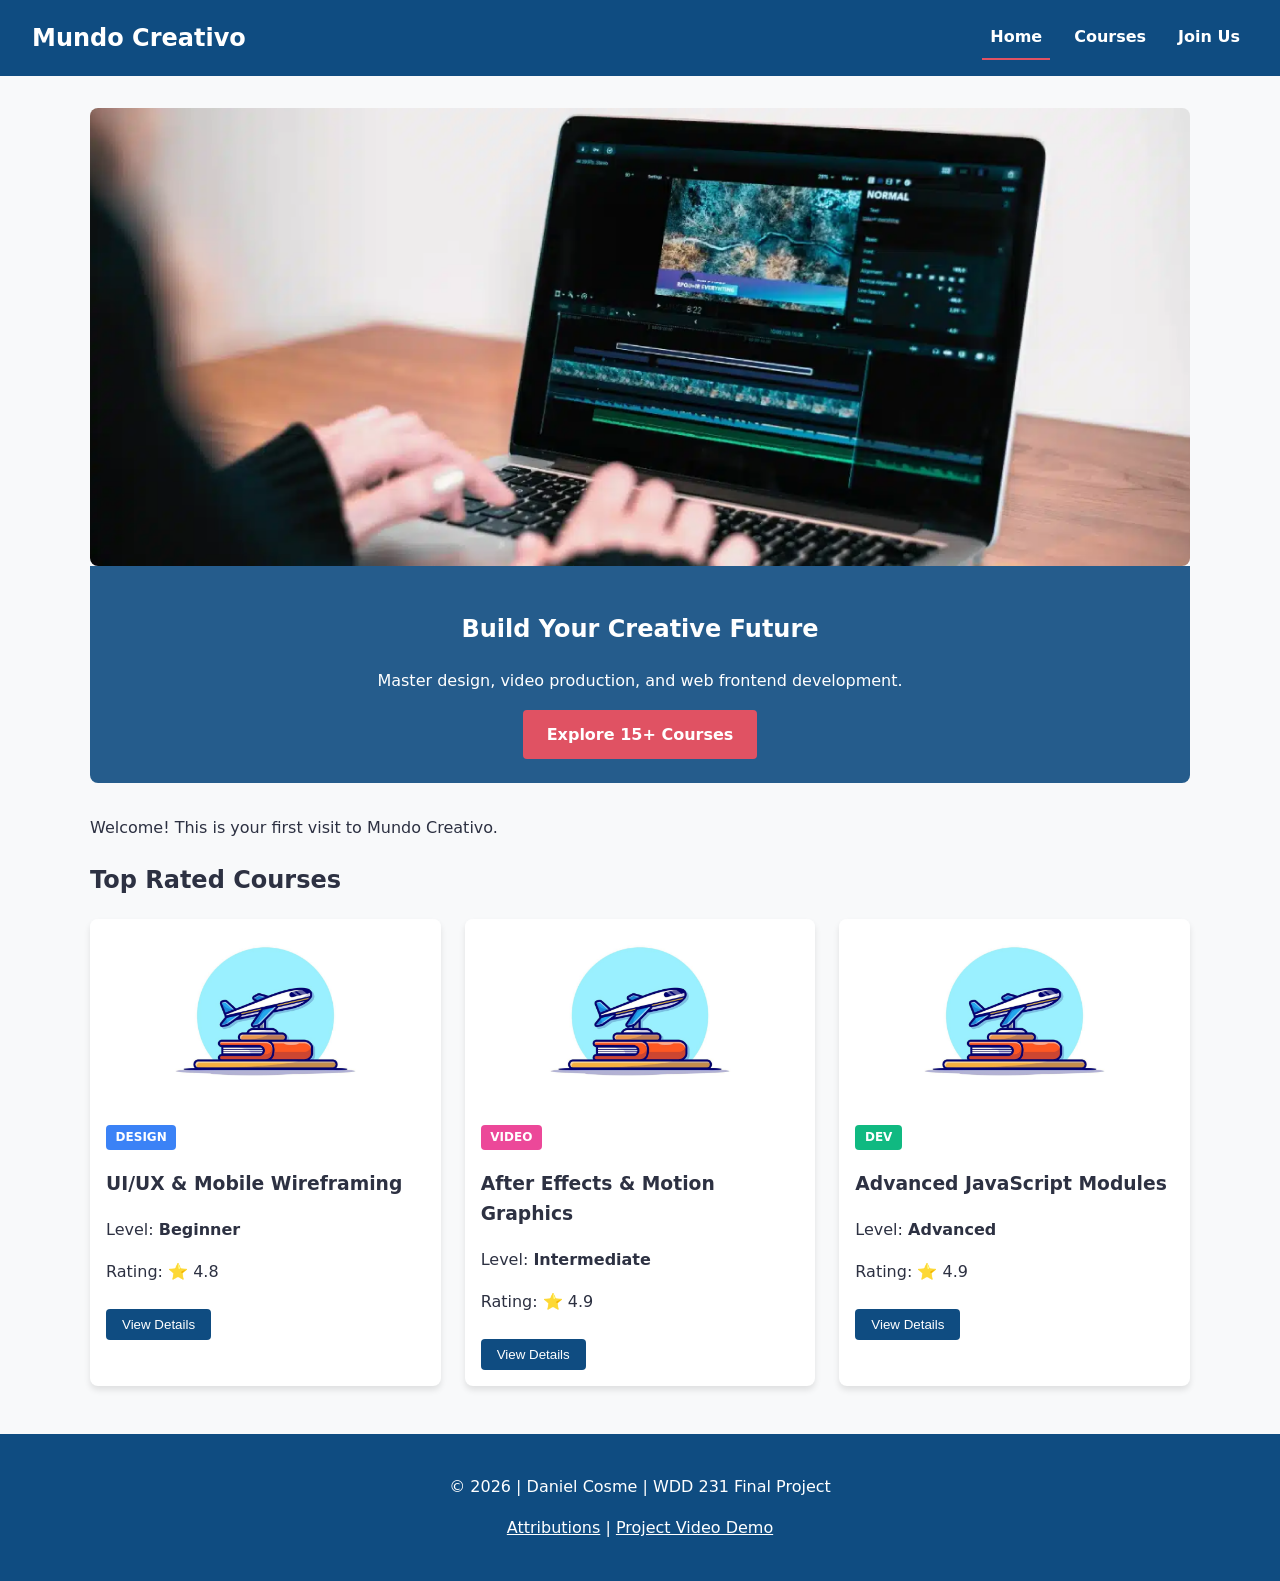
<file: final/index.html>
<!DOCTYPE html>
<html lang="en">
<head>
    <meta charset="UTF-8">
    <meta name="viewport" content="width=device-width, initial-scale=1.0">
    <meta name="description" content="Mundo Creativo - Master frontend development, video editing, and digital design.">
    <meta name="author" content="Daniel Cosme">
    <title>Mundo Creativo | Home</title>
    
    <!-- Open Graph Tags -->
    <meta property="og:title" content="Mundo Creativo | Digital Design & Development">
    <meta property="og:type" content="website">
    <meta property="og:image" content="images/hero.webp">
    <meta property="og:url" content="https://senixart.github.io/wdd231/final/index.html">

    <link rel="icon" href="favicon.ico" type="image/x-icon">
    <link rel="stylesheet" href="styles/final.css">
    <script type="module" src="scripts/main.js"></script>
</head>
<body>
    <header>
        <div class="logo">Mundo Creativo</div>
        <button id="menu-btn" aria-label="Open Navigation Menu">☰</button>
        <nav id="nav-bar">
            <a href="index.html" class="active">Home</a>
            <a href="courses.html">Courses</a>
            <a href="join.html">Join Us</a>
        </nav>
    </header>

    <main>
        <section class="hero">
            <img src="images/hero.webp" alt="Creative workstation" width="1200" height="500" loading="eager">
            <div class="hero-content">
                <h1>Build Your Creative Future</h1>
                <p>Master design, video production, and web frontend development.</p>
                <a href="courses.html" class="cta-btn">Explore 15+ Courses</a>
            </div>
        </section>

        <section class="visit-banner">
            <p id="visit-message"></p>
        </section>

        <section class="featured-courses">
            <h2>Top Rated Courses</h2>
            <div id="featured-grid" class="cards-grid"></div>
        </section>
    </main>

    <!-- Modal Dialog for Course Details -->
    <dialog id="course-dialog">
        <div class="dialog-content">
            <button id="close-modal" aria-label="Close Modal">&times;</button>
            <h2 id="modal-title"></h2>
            <p id="modal-category"></p>
            <p id="modal-level"></p>
            <p id="modal-duration"></p>
            <p id="modal-rating"></p>
            <p id="modal-description"></p>
        </div>
    </dialog>

    <footer>
        <p>&copy; 2026 | Daniel Cosme | WDD 231 Final Project</p>
        <p>
            <a href="attributions.html">Attributions</a> | 
            <a href="https://youtu.be/your-video-id" target="_blank" rel="noopener">Project Video Demo</a>
        </p>
    </footer>
</body>
</html>
</file>
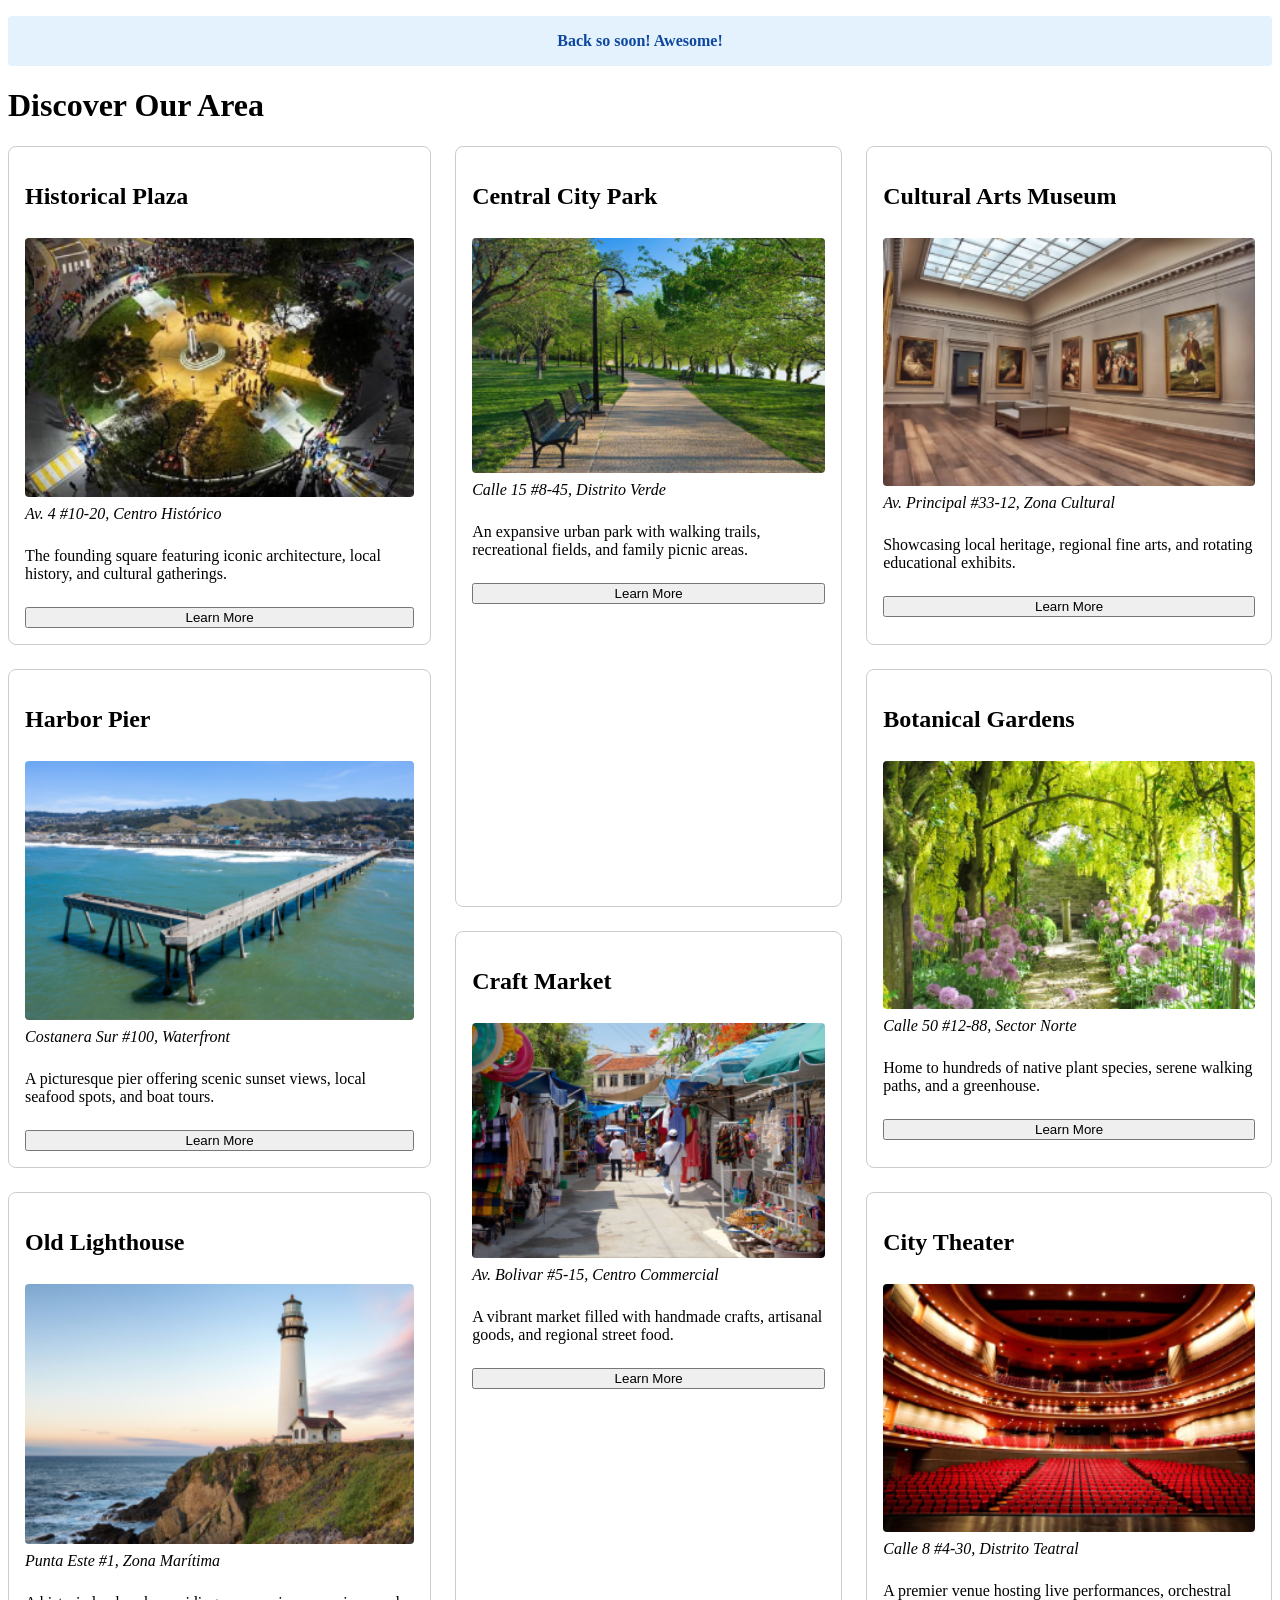
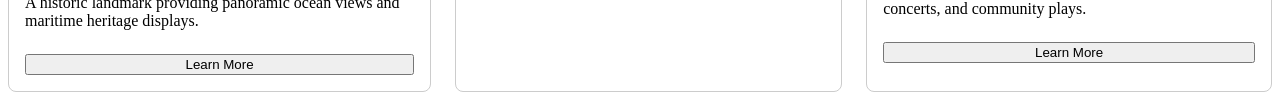
<file: chamber/discover.html>
<!DOCTYPE html>
<html lang="en">
<head>
  <meta charset="UTF-8">
  <meta name="viewport" content="width=device-width, initial-scale=1.0">
  <title>Chamber Discover Page</title>
  <link rel="stylesheet" href="styles/styles.css">
  <script type="module" src="scripts/discover.js" defer></script>
</head>
<body>
  <header>
    <!-- Tu encabezado estándar -->
  </header>

  <nav>
    <!-- Tu navegación estándar -->
  </nav>

  <main>
    <!-- Mensaje dinamico de visita -->
    <div id="visit-message" class="visit-banner"></div>

    <h1>Discover Our Area</h1>

    <!-- Contenedor de las 8 tarjetas para CSS Grid Areas -->
    <section class="discover-grid" id="cards-container">
      <!-- Generado dinámicamente mediante JavaScript -->
    </section>
  </main>

  <footer>
    <!-- Tu pie de página estándar -->
  </footer>
</body>
</html>
</file>
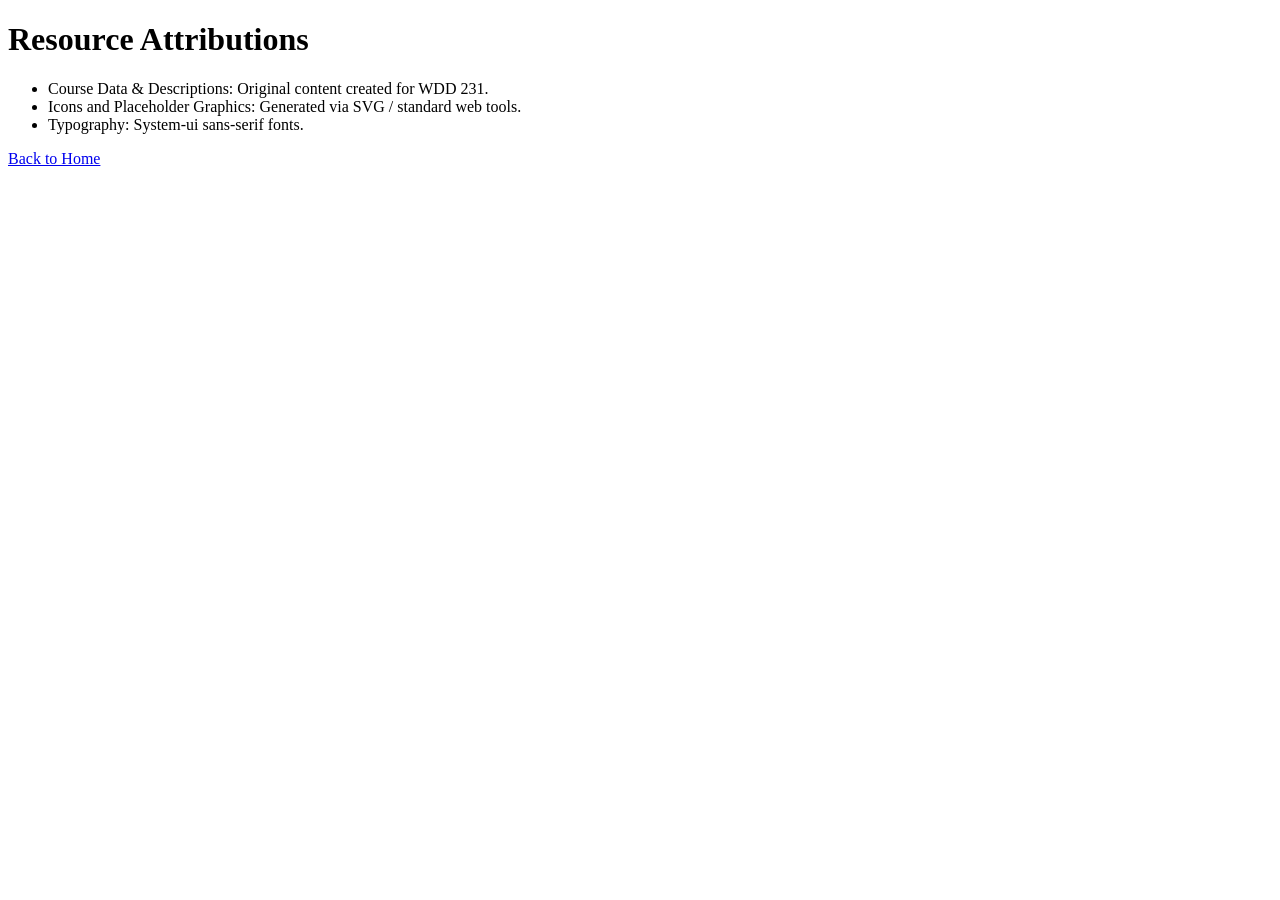
<file: final/attributions.html>
<!DOCTYPE html>
<html lang="en">
<head>
    <meta charset="UTF-8">
    <title>Attributions | Mundo Creativo</title>
</head>
<body>
    <h1>Resource Attributions</h1>
    <ul>
        <li>Course Data & Descriptions: Original content created for WDD 231.</li>
        <li>Icons and Placeholder Graphics: Generated via SVG / standard web tools.</li>
        <li>Typography: System-ui sans-serif fonts.</li>
    </ul>
    <p><a href="index.html">Back to Home</a></p>
</body>
</html>
</file>
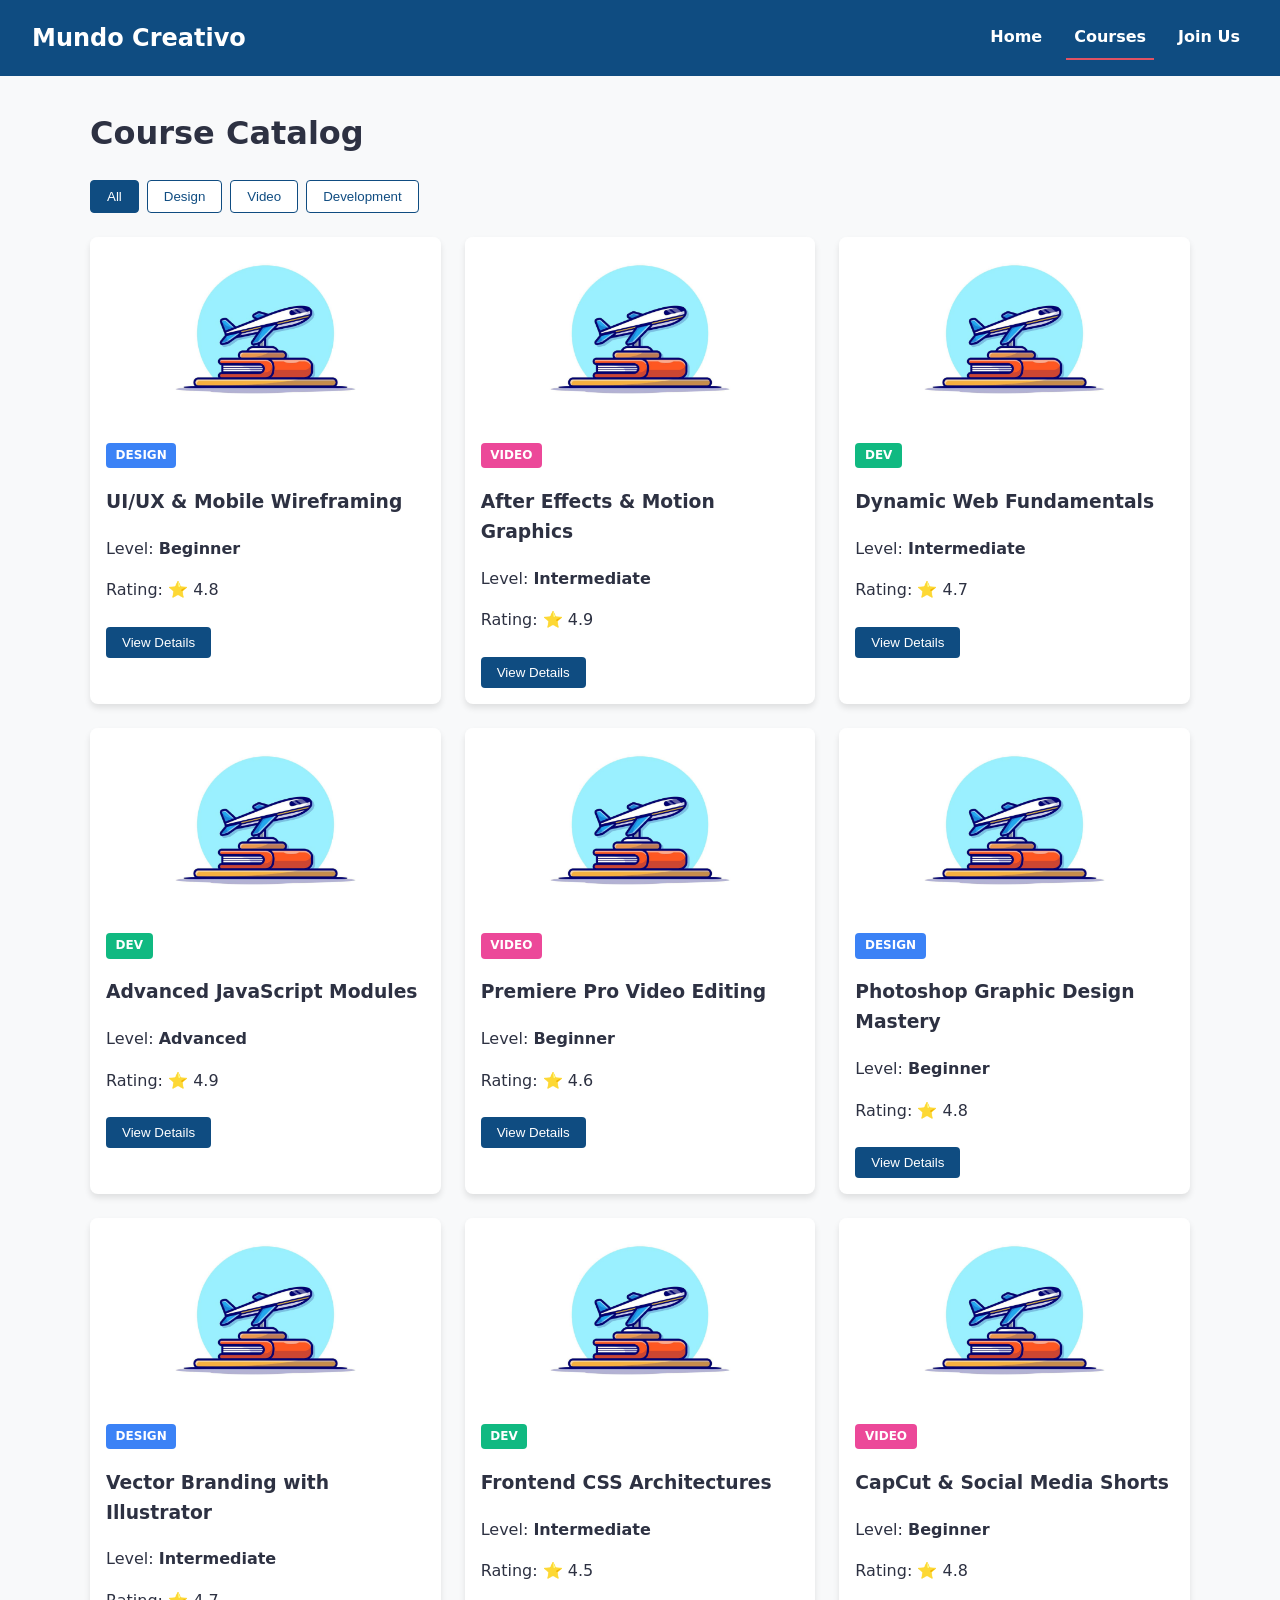
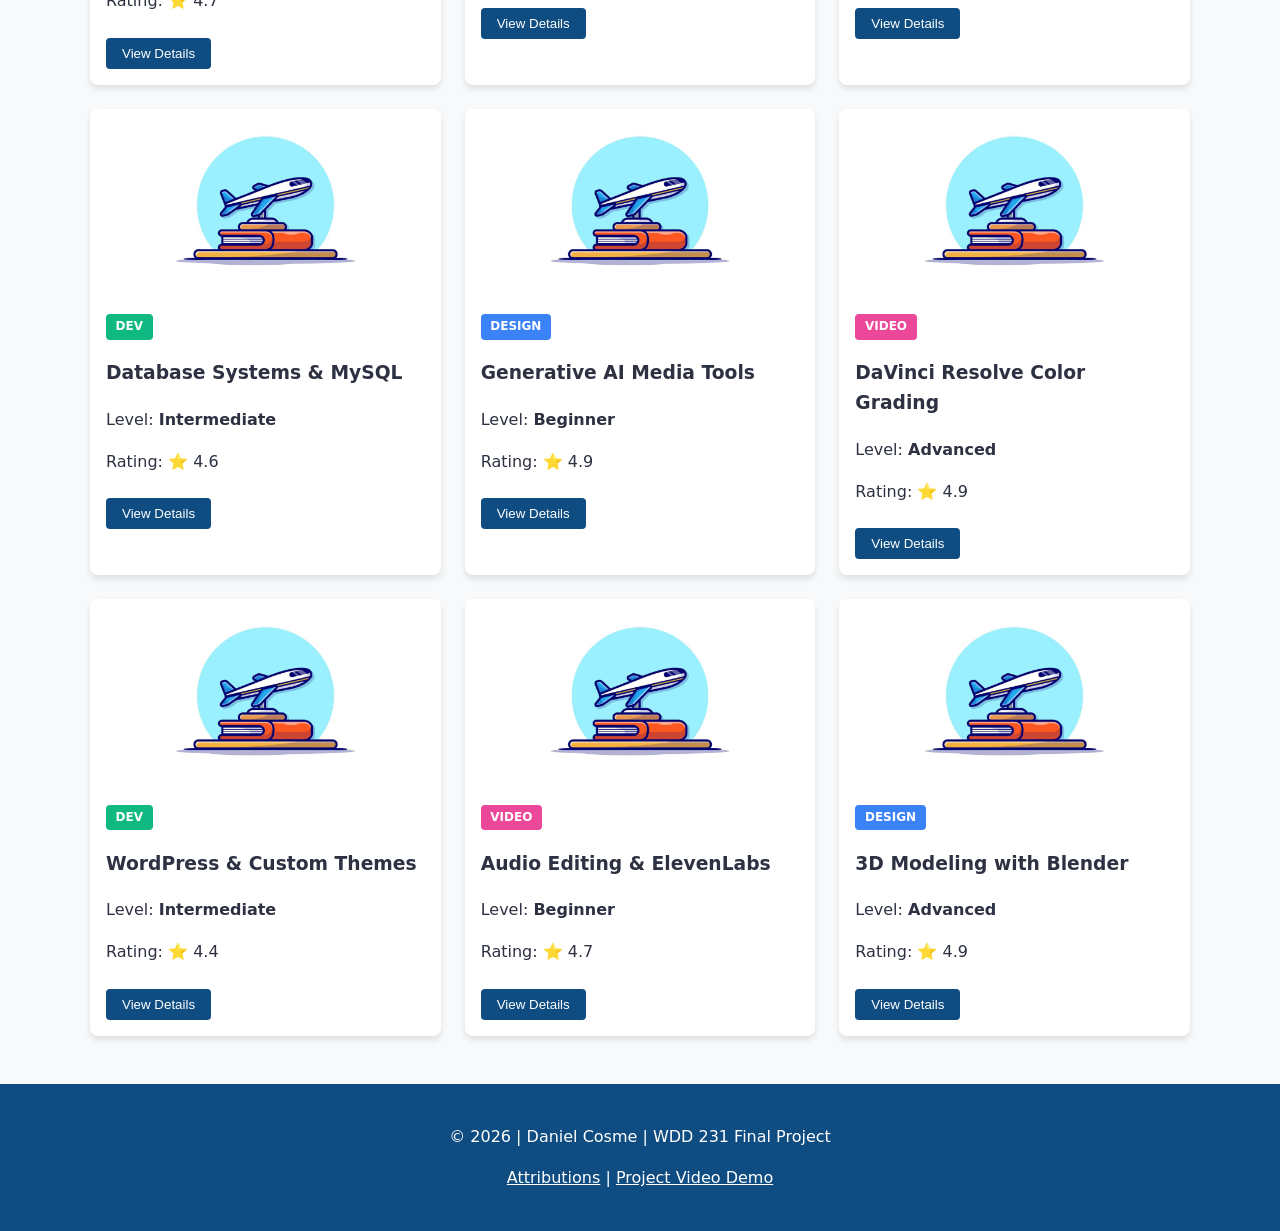
<file: final/courses.html>
<!DOCTYPE html>
<html lang="en">
<head>
    <meta charset="UTF-8">
    <meta name="viewport" content="width=device-width, initial-scale=1.0">
    <meta name="description" content="Browse our catalog of 15 creative development and design courses.">
    <meta name="author" content="Daniel Cosme">
    <title>Mundo Creativo | Courses Catalog</title>
    
    <meta property="og:title" content="Mundo Creativo Catalog">
    <meta property="og:type" content="website">
    <meta property="og:image" content="images/hero.webp">
    
    <link rel="icon" href="favicon.ico" type="image/x-icon">
    <link rel="stylesheet" href="styles/final.css">
    <script type="module" src="scripts/courses.js"></script>
</head>
<body>
    <header>
        <div class="logo">Mundo Creativo</div>
        <button id="menu-btn" aria-label="Open Navigation Menu">☰</button>
        <nav id="nav-bar">
            <a href="index.html">Home</a>
            <a href="courses.html" class="active">Courses</a>
            <a href="join.html">Join Us</a>
        </nav>
    </header>

    <main>
        <h1>Course Catalog</h1>
        <div class="filters">
            <button class="filter-btn active" data-cat="all">All</button>
            <button class="filter-btn" data-cat="design">Design</button>
            <button class="filter-btn" data-cat="video">Video</button>
            <button class="filter-btn" data-cat="dev">Development</button>
        </div>

        <div id="courses-grid" class="cards-grid"></div>
    </main>

    <dialog id="course-dialog">
        <div class="dialog-content">
            <button id="close-modal" aria-label="Close Modal">&times;</button>
            <h2 id="modal-title"></h2>
            <p id="modal-category"></p>
            <p id="modal-level"></p>
            <p id="modal-duration"></p>
            <p id="modal-rating"></p>
            <p id="modal-description"></p>
        </div>
    </dialog>

    <footer>
        <p>&copy; 2026 | Daniel Cosme | WDD 231 Final Project</p>
        <p>
            <a href="attributions.html">Attributions</a> | 
            <a href="https://youtu.be/your-video-id" target="_blank" rel="noopener">Project Video Demo</a>
        </p>
    </footer>
</body>
</html>
</file>
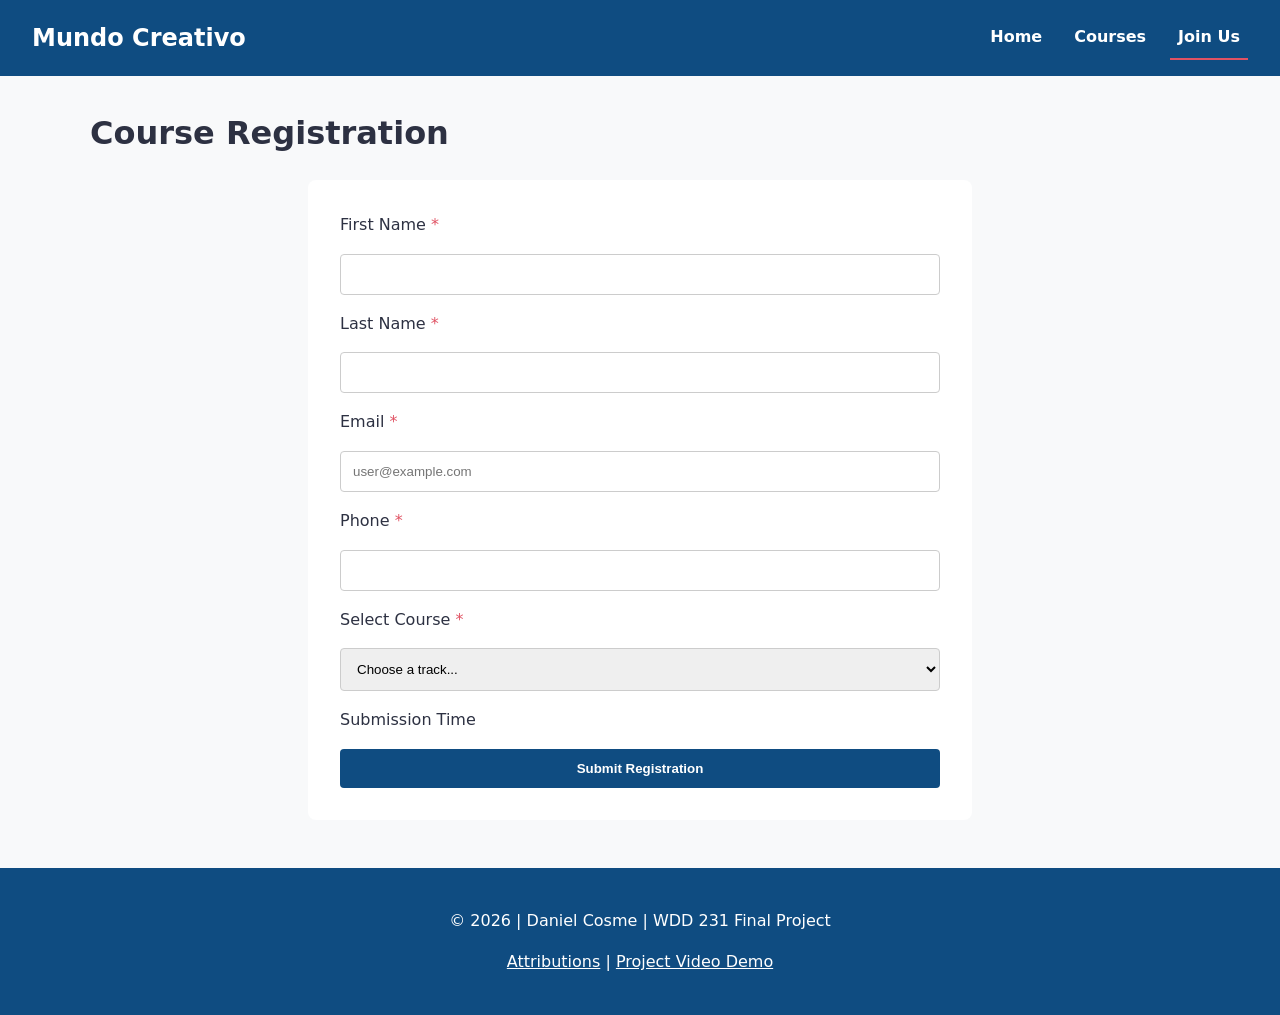
<file: final/join.html>
<!DOCTYPE html>
<html lang="en">
<head>
    <meta charset="UTF-8">
    <meta name="viewport" content="width=device-width, initial-scale=1.0">
    <meta name="description" content="Register for courses at Mundo Creativo.">
    <meta name="author" content="Daniel Cosme">
    <title>Mundo Creativo | Join Us</title>

    <link rel="icon" href="favicon.ico" type="image/x-icon">
    <link rel="stylesheet" href="styles/final.css">
    <script type="module" src="scripts/main.js"></script>
</head>
<body>
    <header>
        <div class="logo">Mundo Creativo</div>
        <button id="menu-btn" aria-label="Open Navigation Menu">☰</button>
        <nav id="nav-bar">
            <a href="index.html">Home</a>
            <a href="courses.html">Courses</a>
            <a href="join.html" class="active">Join Us</a>
        </nav>
    </header>

    <main class="form-container">
        <h1>Course Registration</h1>
        <form method="get" action="thank-you.html">
            <label for="fname">First Name <span class="required">*</span></label>
            <input type="text" id="fname" name="fname" required>

            <label for="lname">Last Name <span class="required">*</span></label>
            <input type="text" id="lname" name="lname" required>

            <label for="email">Email <span class="required">*</span></label>
            <input type="email" id="email" name="email" required placeholder="user@example.com">

            <label for="phone">Phone <span class="required">*</span></label>
            <input type="tel" id="phone" name="phone" required>

            <label for="course-select">Select Course <span class="required">*</span></label>
            <select id="course-select" name="course" required>
                <option value="" disabled selected>Choose a track...</option>
                <option value="UI/UX & Mobile Wireframing">UI/UX & Mobile Wireframing</option>
                <option value="After Effects & Motion Graphics">After Effects & Motion Graphics</option>
                <option value="Dynamic Web Fundamentals">Dynamic Web Fundamentals</option>
                <option value="Advanced JavaScript Modules">Advanced JavaScript Modules</option>
            </select>

            <label for="timestamp">Submission Time</label>
            <input type="hidden" id="timestamp" name="timestamp">

            <input type="submit" value="Submit Registration" class="submit-btn">
        </form>
    </main>

    <footer>
        <p>&copy; 2026 | Daniel Cosme | WDD 231 Final Project</p>
        <p>
            <a href="attributions.html">Attributions</a> | 
            <a href="https://youtu.be/your-video-id" target="_blank" rel="noopener">Project Video Demo</a>
        </p>
    </footer>
    <script>
        document.getElementById('timestamp').value = new Date().toISOString();
    </script>
</body>
</html>
</file>
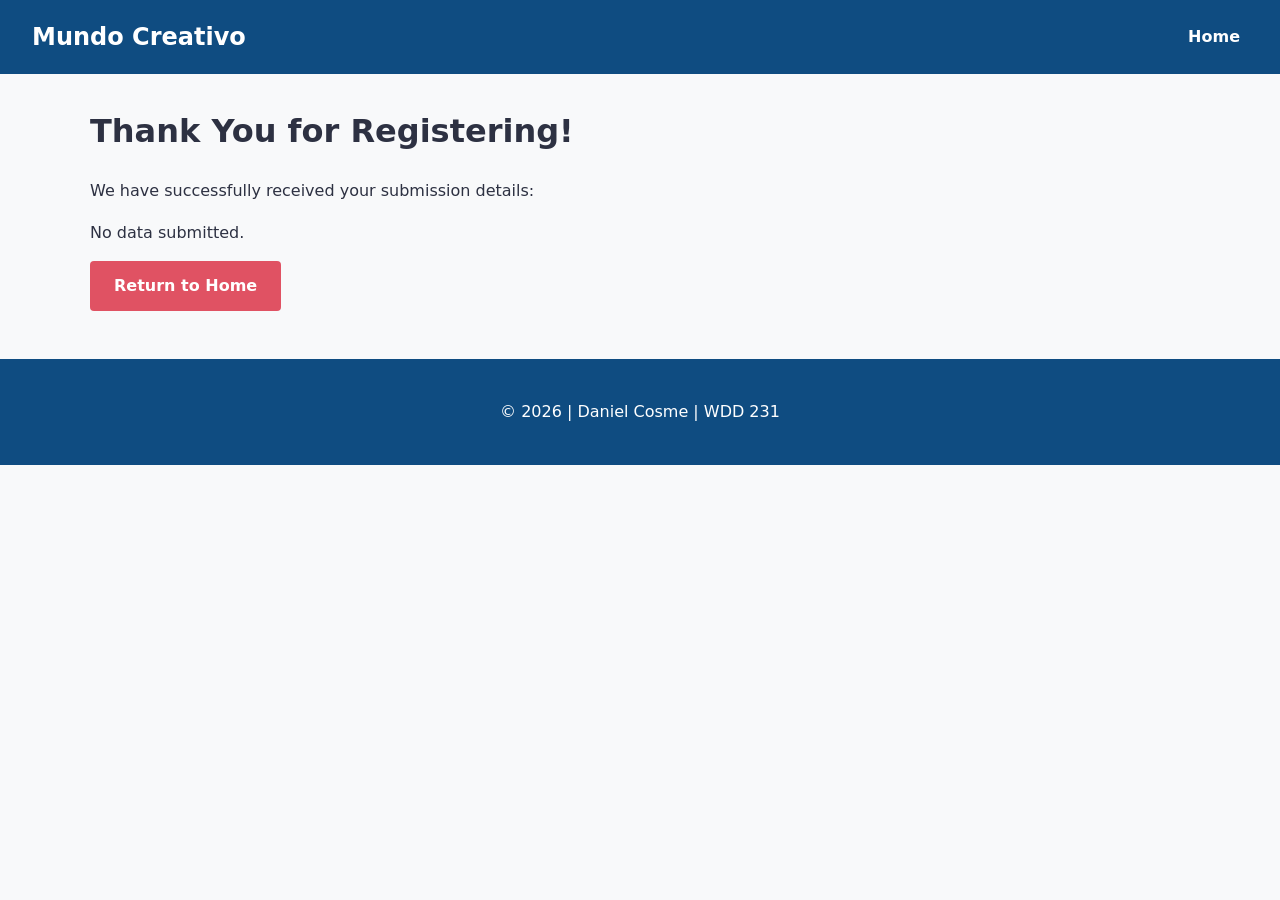
<file: final/thank-you.html>
<!DOCTYPE html>
<html lang="en">
<head>
    <meta charset="UTF-8">
    <meta name="viewport" content="width=device-width, initial-scale=1.0">
    <title>Registration Received | Mundo Creativo</title>
    <link rel="stylesheet" href="styles/final.css">
    <script type="module" src="scripts/thank-you.js"></script>
</head>
<body>
    <header>
        <div class="logo">Mundo Creativo</div>
        <nav id="nav-bar">
            <a href="index.html">Home</a>
        </nav>
    </header>

    <main class="thankyou-card">
        <h1>Thank You for Registering!</h1>
        <p>We have successfully received your submission details:</p>
        <div id="results"></div>
        <a href="index.html" class="cta-btn">Return to Home</a>
    </main>

    <footer>
        <p>&copy; 2026 | Daniel Cosme | WDD 231</p>
    </footer>
</body>
</html>
</file>
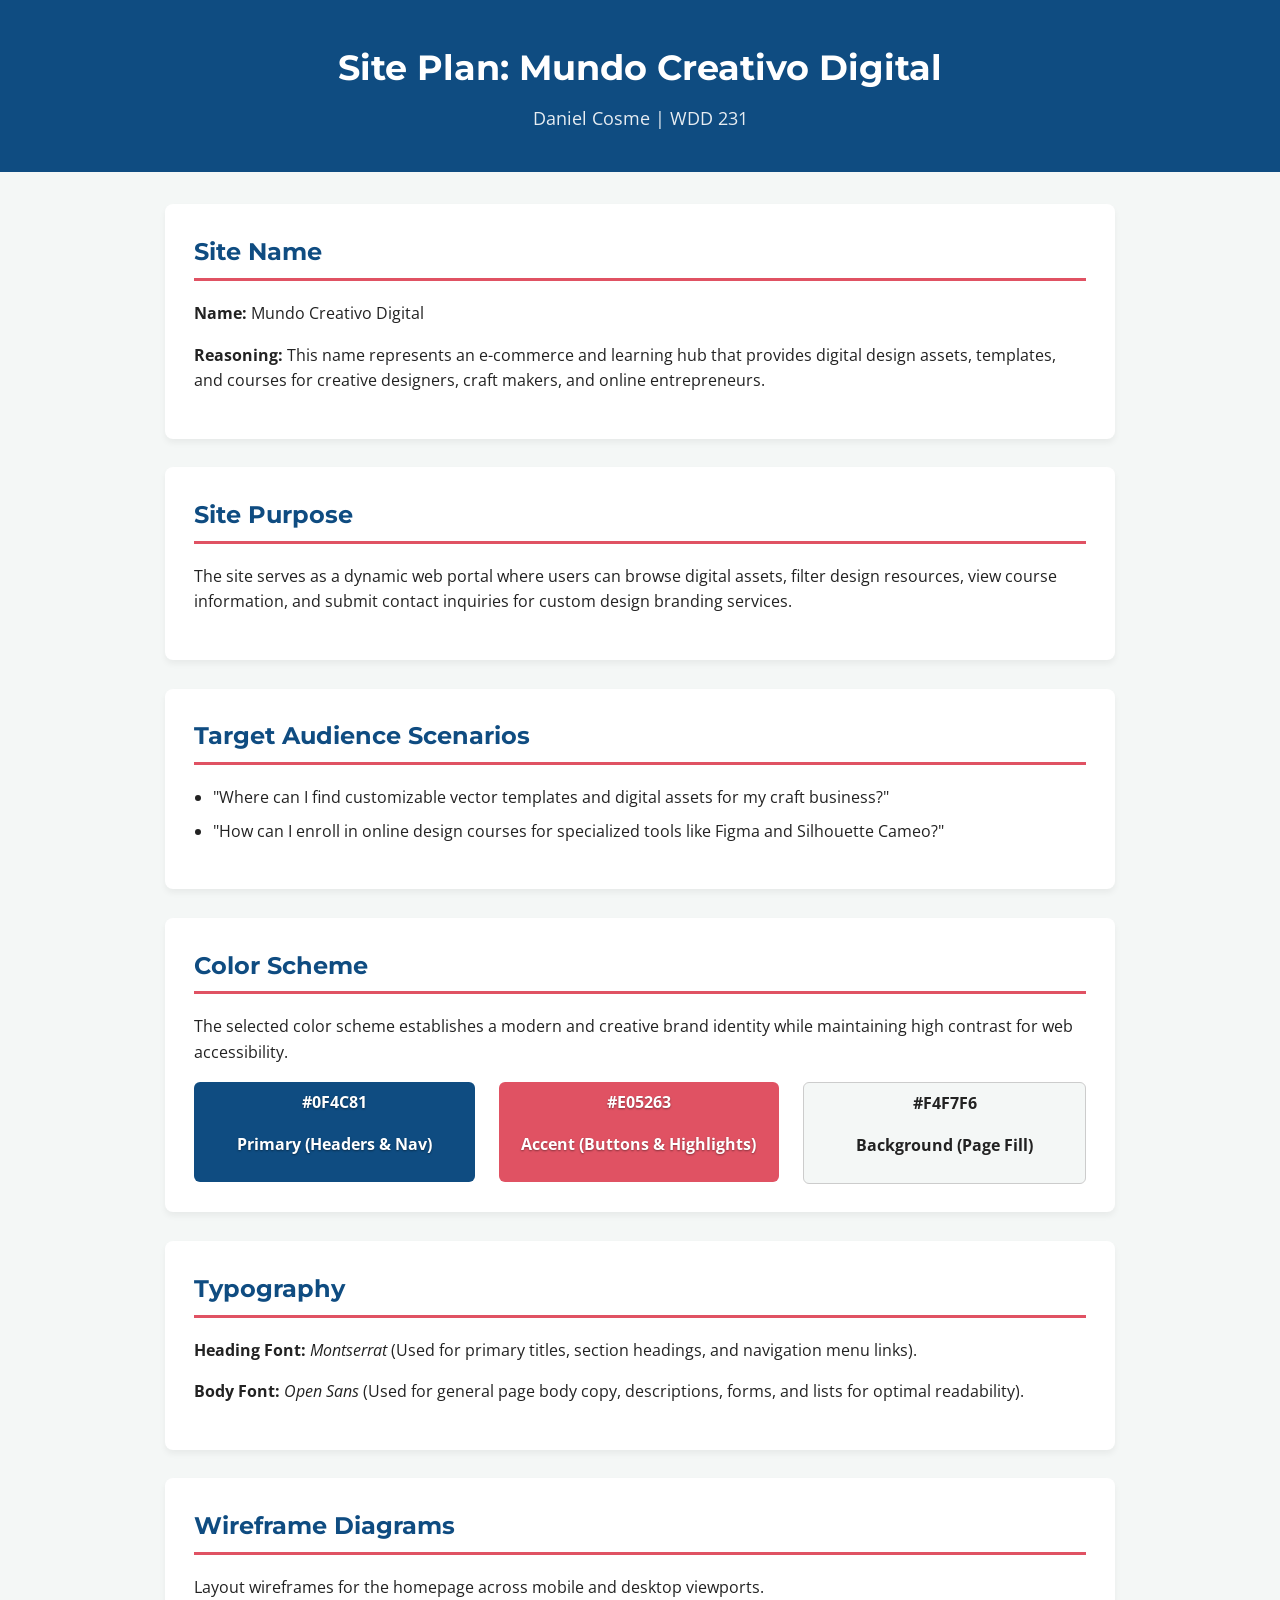
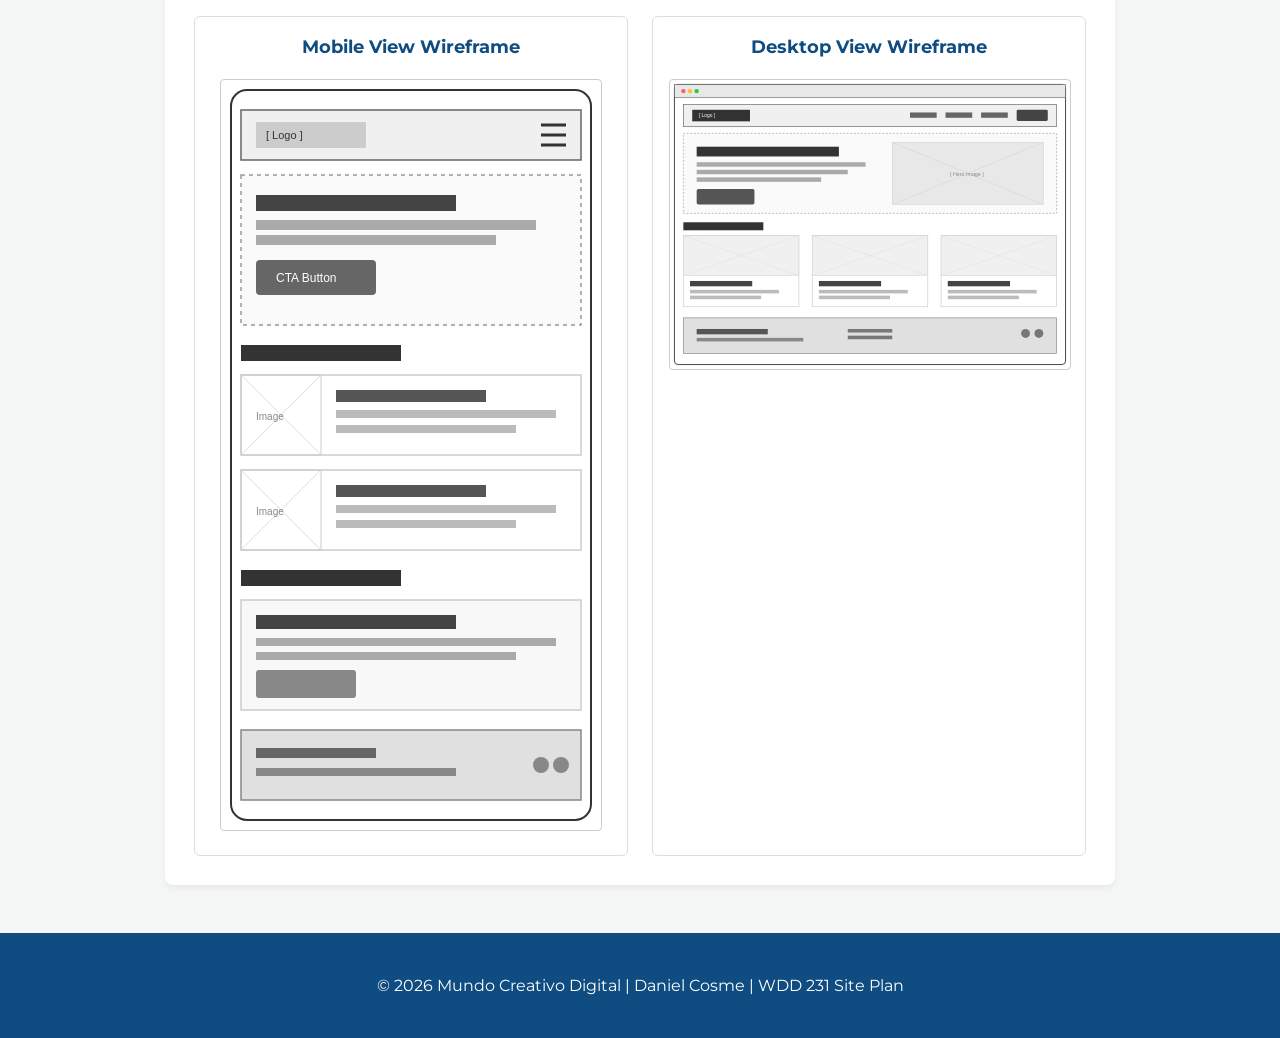
<file: project/siteplan.html>
<!DOCTYPE html>
<html lang="en">
<head>
    <meta charset="UTF-8">
    <meta name="viewport" content="width=device-width, initial-scale=1.0">
    <title>Individual Project Site Plan - Mundo Creativo Digital</title>
    <link rel="preconnect" href="https://fonts.googleapis.com">
    <link rel="preconnect" href="https://fonts.gstatic.com" crossorigin>
    <link href="https://fonts.googleapis.com/css2?family=Montserrat:wght@600;700&family=Open+Sans:wght@400;600&display=swap" rel="stylesheet">
    <link rel="stylesheet" href="styles/siteplan.css">
</head>
<body>
    <header>
        <h1>Site Plan: Mundo Creativo Digital</h1>
        <p class="author">Daniel Cosme | WDD 231</p>
    </header>

    <main>
        <section class="card">
            <h2>Site Name</h2>
            <p><strong>Name:</strong> Mundo Creativo Digital</p>
            <p><strong>Reasoning:</strong> This name represents an e-commerce and learning hub that provides digital design assets, templates, and courses for creative designers, craft makers, and online entrepreneurs.</p>
        </section>

        <section class="card">
            <h2>Site Purpose</h2>
            <p>The site serves as a dynamic web portal where users can browse digital assets, filter design resources, view course information, and submit contact inquiries for custom design branding services.</p>
        </section>

        <section class="card">
            <h2>Target Audience Scenarios</h2>
            <ul>
                <li>"Where can I find customizable vector templates and digital assets for my craft business?"</li>
                <li>"How can I enroll in online design courses for specialized tools like Figma and Silhouette Cameo?"</li>
            </ul>
        </section>

        <section class="card">
            <h2>Color Scheme</h2>
            <p>The selected color scheme establishes a modern and creative brand identity while maintaining high contrast for web accessibility.</p>
            
            <div class="color-palette">
                <div class="color-box primary">
                    <span>#0F4C81</span>
                    <p>Primary (Headers & Nav)</p>
                </div>
                <div class="color-box accent">
                    <span>#E05263</span>
                    <p>Accent (Buttons & Highlights)</p>
                </div>
                <div class="color-box bg">
                    <span>#F4F7F6</span>
                    <p>Background (Page Fill)</p>
                </div>
            </div>
        </section>

        <section class="card">
            <h2>Typography</h2>
            <p><strong>Heading Font:</strong> <em>Montserrat</em> (Used for primary titles, section headings, and navigation menu links).</p>
            <p><strong>Body Font:</strong> <em>Open Sans</em> (Used for general page body copy, descriptions, forms, and lists for optimal readability).</p>
        </section>

        <section class="card">
            <h2>Wireframe Diagrams</h2>
            <p>Layout wireframes for the homepage across mobile and desktop viewports.</p>
            <div class="wireframe-grid">
                <div class="wireframe-item">
                    <h3>Mobile View Wireframe</h3>
                    <img src="images/wireframe-mobile.svg" alt="Mobile layout wireframe for home page">
                </div>
                <div class="wireframe-item">
                    <h3>Desktop View Wireframe</h3>
                    <img src="images/wireframe-desktop.svg" alt="Desktop layout wireframe for home page">
                </div>
            </div>
        </section>
    </main>

    <footer>
        <p>&copy; 2026 Mundo Creativo Digital | Daniel Cosme | WDD 231 Site Plan</p>
    </footer>
</body>
</html>
</file>
<file: final/styles/final.css>
:root {
    --primary: #0f4c81;
    --accent: #e05263;
    --bg: #f8f9fa;
    --text: #2d3142;
    --white: #ffffff;
}

body {
    font-family: system-ui, -apple-system, sans-serif;
    margin: 0;
    background-color: var(--bg);
    color: var(--text);
    line-height: 1.6;
}

header {
    background-color: var(--primary);
    color: var(--white);
    padding: 1rem 2rem;
    display: flex;
    justify-content: space-between;
    align-items: center;
}

.logo { font-size: 1.5rem; font-weight: bold; }

nav { display: flex; gap: 1rem; }
nav a { color: var(--white); text-decoration: none; font-weight: 600; padding: 0.5rem; }
nav a.active { border-bottom: 2px solid var(--accent); }

#menu-btn { display: none; background: none; border: none; color: white; font-size: 2rem; cursor: pointer; }

main { max-width: 1100px; margin: 2rem auto; padding: 0 1rem; }

.hero { position: relative; margin-bottom: 2rem; }
.hero img { width: 100%; height: auto; border-radius: 8px; display: block; }
.hero-content {
    background: rgba(15, 76, 129, 0.9);
    color: white;
    padding: 1.5rem;
    text-align: center;
    border-radius: 0 0 8px 8px;
}

.cta-btn {
    display: inline-block;
    background: var(--accent);
    color: white;
    padding: 0.75rem 1.5rem;
    text-decoration: none;
    border-radius: 4px;
    font-weight: bold;
}

.cards-grid {
    display: grid;
    grid-template-columns: repeat(auto-fit, minmax(280px, 1fr));
    gap: 1.5rem;
}

.card {
    background: var(--white);
    border-radius: 8px;
    overflow: hidden;
    box-shadow: 0 4px 6px rgba(0,0,0,0.1);
}

.card img { width: 100%; height: 180px; object-fit: cover; background-color: #ddd; }
.card-body { padding: 1rem; }

.badge {
    display: inline-block;
    padding: 0.2rem 0.6rem;
    border-radius: 4px;
    font-size: 0.75rem;
    color: white;
    text-transform: uppercase;
    font-weight: bold;
}
.badge.design { background: #3b82f6; }
.badge.video { background: #ec4899; }
.badge.dev { background: #10b981; }

.details-btn {
    background: var(--primary);
    color: white;
    border: none;
    padding: 0.5rem 1rem;
    border-radius: 4px;
    cursor: pointer;
    margin-top: 0.5rem;
}

.filters { display: flex; gap: 0.5rem; margin-bottom: 1.5rem; }
.filter-btn {
    padding: 0.5rem 1rem;
    border: 1px solid var(--primary);
    background: white;
    color: var(--primary);
    cursor: pointer;
    border-radius: 4px;
}
.filter-btn.active { background: var(--primary); color: white; }

dialog {
    border: none;
    border-radius: 8px;
    padding: 2rem;
    max-width: 500px;
    box-shadow: 0 10px 25px rgba(0,0,0,0.3);
}
dialog::backdrop { background: rgba(0,0,0,0.6); }

.form-container form {
    background: white;
    padding: 2rem;
    border-radius: 8px;
    display: flex;
    flex-direction: column;
    gap: 1rem;
    max-width: 600px;
    margin: 0 auto;
}

input, select { padding: 0.75rem; border: 1px solid #ccc; border-radius: 4px; }
.submit-btn { background: var(--primary); color: white; font-weight: bold; border: none; cursor: pointer; }
.required { color: var(--accent); }

footer { background: var(--primary); color: white; text-align: center; padding: 1.5rem; margin-top: 3rem; }
footer a { color: white; }

@media (max-width: 768px) {
    #menu-btn { display: block; }
    nav { display: none; flex-direction: column; width: 100%; }
    nav.open { display: flex; }
    header { flex-wrap: wrap; }
}
</file>
<file: chamber/styles/styles.css>
/* Estilos del mensaje de bienvenida */
.visit-banner {
  background-color: #e3f2fd;
  color: #0d47a1;
  padding: 1rem;
  text-align: center;
  margin: 1rem 0;
  border-radius: 4px;
  font-weight: bold;
}

/* Base de la tarjeta */
.card {
  border: 1px solid #ccc;
  border-radius: 8px;
  padding: 1rem;
  background-color: #fff;
  display: flex;
  flex-direction: column;
  gap: 0.5rem;
}

.card figure {
  margin: 0;
}

.card img {
  width: 100%;
  height: auto;
  border-radius: 4px;
  display: block;
}

/* ==========================================================
   1. SMALL SCREENS (320px - 640px)
   Disposición en 1 columna por áreas con nombres
   ========================================================== */
.discover-grid {
  display: grid;
  gap: 1.5rem;
  grid-template-areas:
    "card1"
    "card2"
    "card3"
    "card4"
    "card5"
    "card6"
    "card7"
    "card8";
}

/* SIN EFECTO HOVER EN PANTALLAS PEQUEÑAS (Cumple Requisito 13 y 18) */

/* ==========================================================
   2. MEDIUM SCREENS (641px - 1024px)
   Disposición en 2 columnas asimétricas por áreas
   ========================================================== */
@media (min-width: 641px) {
  .discover-grid {
    grid-template-areas:
      "card1 card2"
      "card3 card2"
      "card3 card4"
      "card5 card6"
      "card7 card6"
      "card7 card8";
  }

  /* Efecto Hover activo para pantallas de mayor resolución */
  .card img {
    transition: transform 0.3s ease, filter 0.3s ease;
  }

  .card img:hover {
    transform: scale(1.03);
    filter: brightness(1.1);
  }
}

/* ==========================================================
   3. LARGE SCREENS (1025px y superior)
   Disposición en 3 columnas por áreas
   ========================================================== */
@media (min-width: 1025px) {
  .discover-grid {
    grid-template-areas:
      "card1 card2 card3"
      "card4 card2 card5"
      "card4 card6 card5"
      "card7 card6 card8";
  }
}
</file>
<file: project/styles/siteplan.css>
:root {
    --primary-color: #0F4C81;
    --accent-color: #E05263;
    --bg-color: #F4F7F6;
    --card-bg: #FFFFFF;
    --text-color: #222222;
    --heading-font: 'Montserrat', sans-serif;
    --body-font: 'Open Sans', sans-serif;
}

body {
    font-family: var(--body-font);
    background-color: var(--bg-color);
    color: var(--text-color);
    margin: 0;
    padding: 0;
    line-height: 1.6;
}

header {
    background-color: var(--primary-color);
    color: #ffffff;
    text-align: center;
    padding: 2.5rem 1rem;
}

header h1 {
    font-family: var(--heading-font);
    margin: 0 0 0.5rem 0;
    font-size: 2.2rem;
}

header .author {
    margin: 0;
    font-size: 1.1rem;
    opacity: 0.9;
}

main {
    max-width: 950px;
    margin: 2rem auto;
    padding: 0 1rem;
}

.card {
    background-color: var(--card-bg);
    border-radius: 8px;
    padding: 1.8rem;
    margin-bottom: 1.8rem;
    box-shadow: 0 4px 6px rgba(0, 0, 0, 0.05);
}

h2 {
    font-family: var(--heading-font);
    color: var(--primary-color);
    border-bottom: 3px solid var(--accent-color);
    padding-bottom: 0.4rem;
    margin-top: 0;
}

ul {
    padding-left: 1.2rem;
}

li {
    margin-bottom: 0.5rem;
}

.color-palette {
    display: flex;
    gap: 1.5rem;
    flex-wrap: wrap;
    margin-top: 1rem;
}

.color-box {
    flex: 1;
    min-width: 180px;
    height: 100px;
    border-radius: 6px;
    display: flex;
    flex-direction: column;
    justify-content: center;
    align-items: center;
    color: #ffffff;
    font-weight: bold;
    text-shadow: 0 1px 2px rgba(0,0,0,0.4);
}

.color-box.primary {
    background-color: #0F4C81;
}

.color-box.accent {
    background-color: #E05263;
}

.color-box.bg {
    background-color: #F4F7F6;
    color: #222222;
    border: 1px solid #cccccc;
    text-shadow: none;
}

.wireframe-grid {
    display: grid;
    grid-template-columns: repeat(auto-fit, minmax(280px, 1fr));
    gap: 1.5rem;
    margin-top: 1rem;
}

.wireframe-item {
    border: 1px solid #dddddd;
    border-radius: 6px;
    padding: 1rem;
    text-align: center;
    background-color: #ffffff;
}

.wireframe-item h3 {
    font-family: var(--heading-font);
    font-size: 1.1rem;
    color: var(--primary-color);
    margin-top: 0;
}

.wireframe-item img {
    max-width: 100%;
    height: auto;
    border: 1px solid #cccccc;
    border-radius: 4px;
}

footer {
    background-color: var(--primary-color);
    color: #ffffff;
    text-align: center;
    padding: 1.5rem;
    font-family: var(--heading-font);
    margin-top: 3rem;
}
</file>
